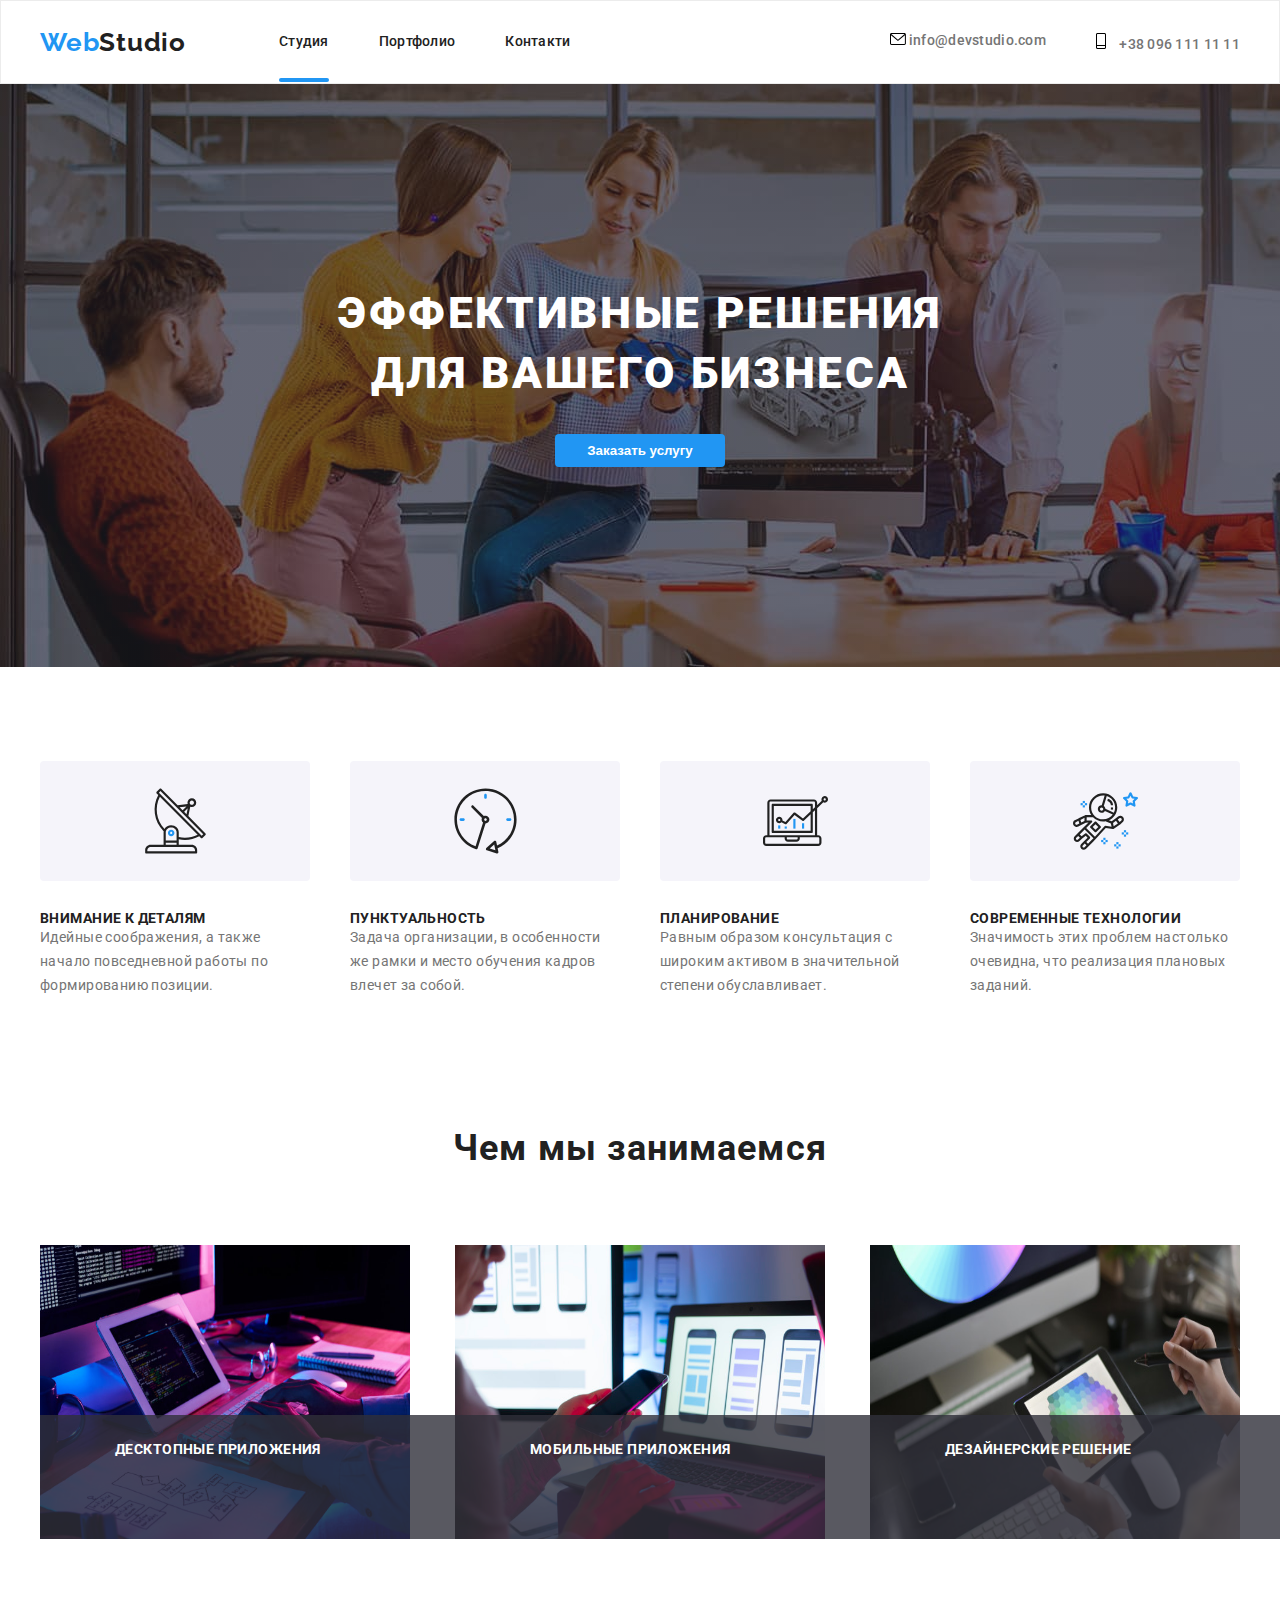
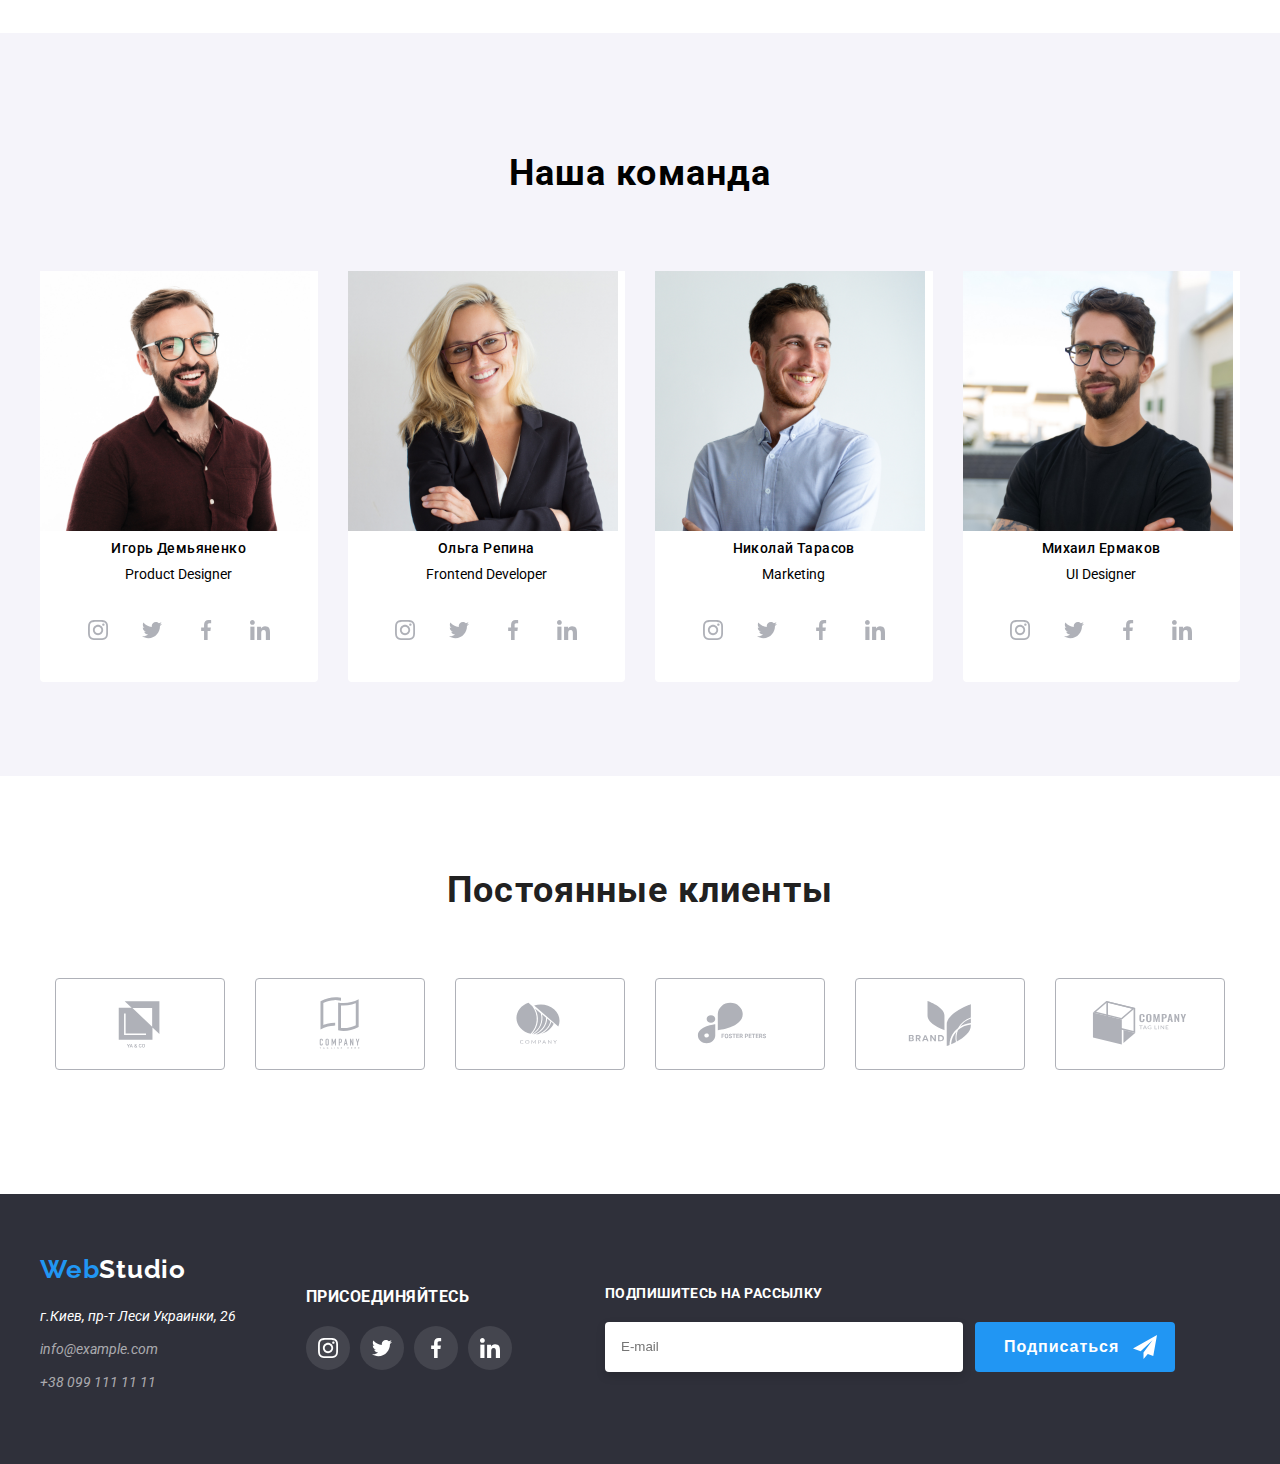
<file: index.html>
<!DOCTYPE html>
<html lang="ru">
  <head>
    <meta charset="utf-8" />
    <meta name="description" content="WebStudio, Web, Studio" />
    <title>WebStudio</title>
    <link
      rel="stylesheet"
      href="https://cdnjs.cloudflare.com/ajax/libs/modern-normalize/1.1.0/modern-normalize.min.css"
      integrity="sha512-wpPYUAdjBVSE4KJnH1VR1HeZfpl1ub8YT/NKx4PuQ5NmX2tKuGu6U/JRp5y+Y8XG2tV+wKQpNHVUX03MfMFn9Q=="
      crossorigin="anonymous"
      referrerpolicy="no-referrer"
    />
    <link rel="preconnect" href="https://fonts.googleapis.com" />
    <link rel="preconnect" href="https://fonts.gstatic.com" crossorigin />
    <link
      href="https://fonts.googleapis.com/css2?family=Raleway:wght@700&family=Roboto:wght@400;500;700;900&display=swap"
      rel="stylesheet"
    />
    <!-- <link rel="stylesheet" href="./css/styles.css" /> -->
    <link rel="stylesheet" href="./css/main.min.css" />
    <!--служебна інфа -->
  </head>
  <body>
    <!--НАВІГАЦІЯ-->
    <header class="header">
      <div class="container header__container">
        <nav class="header__nav">
          <a class="logo header__menu-logo" href="./index.html">
            <span class="logo__web">Web</span>Studio</a
          >
          <ul class="navigation">
            <li class="nav__item">
              <a class="nav__link link active" href="./index.html">Студия</a>
            </li>
            <li class="nav__item">
              <a class="nav__link link" href="./portfolio.html">Портфолио</a>
            </li>
            <li class="nav__item">
              <a class="nav__link link" href="#0">Контакти</a>
            </li>
          </ul>
        </nav>
        <!--КОНТАКТИ-->
        <ul class="contacts">
          <!-- <div class="header-connect">-->
          <li class="contacts__item">
            <a class="contacts__link link" href="mailto:info@devstudio.com">
              <svg class="contacts__link-icon link" width="16" height="12">
                <use href="./images/icons.svg#icon-envelope"></use>
              </svg>
              info@devstudio.com
            </a>
          </li>
          <li class="contacts__item">
            <a class="contacts__link link" href="tel:+380961111111">
              <svg class="contacts__icon" width="10" height="16">
                <use href="./images/icons.svg#icon-Vector"></use>
              </svg>
              +38 096 111 11 11
            </a>
          </li>
        </ul>
      </div>
    </header>
    <main>
      <!--HERO-->
      <section class="hero">
        <div class="hero__item">
          <h1 class="hero__title">ЭФФЕКТИВНЫЕ РЕШЕНИЯ ДЛЯ ВАШЕГО БИЗНЕСА</h1>
          <button type="button" class="button" data-modal-open>Заказать услугу</button>
        </div>
      </section>
      <!--НАШИ ПРЕИМУЩЕСТВА-->
      <section class="section">
        <div class="container">
          <h2 class="visually-hidden">Наши преимущества</h2>
          <ul class="advantages">
            <li class="advantages__item">
              <div class="advantages__link">
                <svg class="advantages__icon" width="65" height="70">
                  <use href="./images/icons.svg#icon-antenna-1"></use>
                </svg>
              </div>
              <h3 class="advantages__item">Внимание к деталям</h3>
              <p class="advantages__text">
                Идейные соображения, а также начало повседневной работы по формированию позиции.
              </p>
            </li>
            <li class="advantages__item">
              <div class="advantages__link">
                <svg class="advantages__icon" width="65" height="70">
                  <use href="./images/icons.svg#icon-clock-1"></use>
                </svg>
              </div>
              <h3 class="advantages__item">Пунктуальность</h3>
              <p class="advantages__text">
                Задача организации, в особенности же рамки и место обучения кадров влечет за собой.
              </p>
            </li>
            <li class="advantages__item">
              <div class="advantages__link">
                <svg class="advantages__icon" width="65" height="70">
                  <use href="./images/icons.svg#icon-diagram-1"></use>
                </svg>
              </div>
              <h3 class="advantages__item">Планирование</h3>
              <p class="advantages__text">
                Равным образом консультация с широким активом в значительной степени обуславливает.
              </p>
            </li>
            <li class="advantages__item">
              <div class="advantages__link">
                <svg class="advantages__icon" width="65" height="70">
                  <use href="./images/icons.svg#icon-astronaut-1"></use>
                </svg>
              </div>
              <h3 class="advantages__item">Современные технологии</h3>
              <p class="advantages__text">
                Значимость этих проблем настолько очевидна, что реализация плановых заданий.
              </p>
            </li>
          </ul>
        </div>
      </section>
      <!--ЧЕМ ЗАНИМАЕМСЯ-->
      <section class="section section-caption">
        <div class="container our-work">
          <h2 class="caption-title">Чем мы занимаемся</h2>
          <ul class="caption">
            <li class="component">
              <img class="component__image" src="./images/1.jpg" alt="Робота за пк" width="350" />
              <p class="component__text">десктопные приложения</p>
            </li>
            <li class="component">
              <img
                class="component__image"
                src="./images/2.jpg"
                alt="подключение телефона"
                width="350"
              />
              <p class="component__text">Мобильные приложения</p>
            </li>
            <li class="component">
              <img
                class="component__image"
                src="./images/3.jpg"
                alt="рисование на планшетке"
                width="415"
              />
              <p class="component__text">Дезайнерские решение</p>
            </li>
          </ul>
        </div>
      </section>
      <!--КОМАНДА-->
      <section class="section section-team">
        <div class="container">
          <h2 class="team-caption">Наша команда</h2>
          <ul class="team">
            <li class="team__all">
              <img class="images" src="./images/4.jpg" alt="Игорь" width="220" />
              <div class="master">
                <h3 class="master__team">Игорь Демьяненко</h3>
                <p class="master__text">Product Designer</p>
                <ul class="master__list list">
                  <li class="social">
                    <a href="" class="social__link">
                      <svg class="social__icon" width="20" height="20">
                        <use href="./images/icons.svg#icon-instagram-2"></use>
                      </svg>
                    </a>
                  </li>
                  <li class="social">
                    <a href="" class="social__link">
                      <svg class="social__icon" width="20" height="20">
                        <use href="./images/icons.svg#icon-twitter-1"></use>
                      </svg>
                    </a>
                  </li>
                  <li class="social">
                    <a href="" class="social__link">
                      <svg class="social__icon" width="20" height="20">
                        <use href="./images/icons.svg#icon-facebook-1"></use>
                      </svg>
                    </a>
                  </li>
                  <li class="social">
                    <a href="" class="social__link">
                      <svg class="social__icon" width="20" height="20">
                        <use href="./images/icons.svg#icon-linkedin-1"></use>
                      </svg>
                    </a>
                  </li>
                </ul>
              </div>
            </li>
            <li class="team__all">
              <img class="images" src="./images/5.jpg" alt="Ольга" width="220" />
              <div class="master">
                <h3 class="master__team">Ольга Репина</h3>
                <p class="master__text">Frontend Developer</p>
                <ul class="master__list list">
                  <li class="social">
                    <a href="" class="social__link">
                      <svg class="social__icon" width="20" height="20">
                        <use href="./images/icons.svg#icon-instagram-2"></use>
                      </svg>
                    </a>
                  </li>
                  <li class="social">
                    <a href="" class="social__link">
                      <svg class="social__icon" width="20" height="20">
                        <use href="./images/icons.svg#icon-twitter-1"></use>
                      </svg>
                    </a>
                  </li>
                  <li class="social">
                    <a href="" class="social__link">
                      <svg class="social__icon" width="20" height="20">
                        <use href="./images/icons.svg#icon-facebook-1"></use>
                      </svg>
                    </a>
                  </li>
                  <li class="social">
                    <a href="" class="social__link">
                      <svg class="social__icon" width="20" height="20">
                        <use href="./images/icons.svg#icon-linkedin-1"></use>
                      </svg>
                    </a>
                  </li>
                </ul>
              </div>
            </li>
            <li class="team__all">
              <img class="images" src="./images/6.jpg" alt="Николай" width="220" />
              <div class="master">
                <h3 class="master__team">Николай Тарасов</h3>
                <p class="master__text">Marketing</p>
                <ul class="master__list list">
                  <li class="social">
                    <a href="" class="social__link">
                      <svg class="social__icon" width="20" height="20">
                        <use href="./images/icons.svg#icon-instagram-2"></use>
                      </svg>
                    </a>
                  </li>
                  <li class="social">
                    <a href="" class="social__link">
                      <svg class="social__icon" width="20" height="20">
                        <use href="./images/icons.svg#icon-twitter-1"></use>
                      </svg>
                    </a>
                  </li>
                  <li class="social">
                    <a href="" class="social__link">
                      <svg class="social__icon" width="20" height="20">
                        <use href="./images/icons.svg#icon-facebook-1"></use>
                      </svg>
                    </a>
                  </li>
                  <li class="social">
                    <a href="" class="social__link">
                      <svg class="social__icon" width="20" height="20">
                        <use href="./images/icons.svg#icon-linkedin-1"></use>
                      </svg>
                    </a>
                  </li>
                </ul>
              </div>
            </li>
            <li class="team__all">
              <img class="images" src="./images/7.jpg" alt="Михаил" width="220" />
              <div class="master">
                <h3 class="master__team">Михаил Ермаков</h3>
                <p class="master__text">UI Designer</p>
                <ul class="master__list list">
                  <li class="social">
                    <a href="" class="social__link">
                      <svg class="social__icon" width="20" height="20">
                        <use href="./images/icons.svg#icon-instagram-2"></use>
                      </svg>
                    </a>
                  </li>
                  <li class="social">
                    <a href="" class="social__link">
                      <svg class="social__icon" width="20" height="20">
                        <use href="./images/icons.svg#icon-twitter-1"></use>
                      </svg>
                    </a>
                  </li>
                  <li class="social">
                    <a href="" class="social__link">
                      <svg class="social__icon" width="20" height="20">
                        <use href="./images/icons.svg#icon-facebook-1"></use>
                      </svg>
                    </a>
                  </li>
                  <li class="social">
                    <a href="" class="social__link">
                      <svg class="social__icon" width="20" height="20">
                        <use href="./images/icons.svg#icon-linkedin-1"></use>
                      </svg>
                    </a>
                  </li>
                </ul>
              </div>
            </li>
          </ul>
        </div>
      </section>
      <!--Clients-->
      <section class="section">
        <h2 class="client-title">Постоянные клиенты</h2>
        <ul class="client-list">
          <li class="client-orig">
            <a href="" class="client-orig__link">
              <svg class="client-orig__icon" width="106" height="60">
                <use href="./images/icons.svg#icon-Logo"></use>
              </svg>
            </a>
          </li>
          <li class="client-orig">
            <a href="" class="client-orig__link">
              <svg class="client-orig__icon" width="106" height="60">
                <use href="./images/icons.svg#icon-Logo1"></use>
              </svg>
            </a>
          </li>
          <li class="client-orig">
            <a href="" class="client-orig__link">
              <svg class="client-orig__icon" width="106" height="60">
                <use href="./images/icons.svg#icon-Logo2"></use>
              </svg>
            </a>
          </li>
          <li class="client-orig">
            <a href="" class="client-orig__link">
              <svg class="client-orig__icon" width="106" height="60">
                <use href="./images/icons.svg#icon-Logo3"></use>
              </svg>
            </a>
          </li>
          <li class="client-orig">
            <a href="" class="client-orig__link">
              <svg class="client-orig__icon" width="106" height="60">
                <use href="./images/icons.svg#icon-Logo4"></use>
              </svg>
            </a>
          </li>
          <li class="client-orig">
            <a href="" class="client-orig__link">
              <svg class="client-orig__icon" width="106" height="60">
                <use href="./images/icons.svg#icon-Logo5"></use>
              </svg>
            </a>
          </li>
        </ul>
      </section>
    </main>
    <!--ФУТЕР-->
    <footer class="footer">
      <div class="container footer__container">
        <div class="footer__addres">
          <p>
            <a class="logo link" href="./index.html"><span class="logo__web">Web</span>Studio </a>
          </p>
          <address>
            <ul class="footer-addres link">
              <li class="footer-addres__link">г.Киев, пр-т Леси Украинки, 26</li>
              <li class="footer-addres__link">
                <a class="footer-addres__contact link" href="mailto:info@example.com"
                  >info@example.com</a
                >
              </li>
              <li class="footer-addres__link">
                <a class="footer-addres__contact link" href="tel:+380991111111"
                  >+38 099 111 11 11</a
                >
              </li>
            </ul>
          </address>
        </div>
        <div class="connect">
          <h2 class="connect-titles">присоединяйтесь</h2>
          <ul class="social-list list">
            <li class="social-footer">
              <a href="" class="social-footer__link">
                <svg class="social-footer__icon" width="20" height="20">
                  <use href="./images/icons.svg#icon-instagram-2"></use>
                </svg>
              </a>
            </li>
            <li class="social-footer">
              <a href="" class="social-footer__link">
                <svg class="social-footer__icon" width="20" height="20">
                  <use href="./images/icons.svg#icon-twitter-1"></use>
                </svg>
              </a>
            </li>
            <li class="social-footer">
              <a href="" class="social-footer__link">
                <svg class="social-footer__icon" width="20" height="20">
                  <use href="./images/icons.svg#icon-facebook-1"></use>
                </svg>
              </a>
            </li>
            <li class="social-footer">
              <a href="" class="social-footer__link">
                <svg class="social-footer__icon" width="20" height="20">
                  <use href="./images/icons.svg#icon-linkedin-1"></use>
                </svg>
              </a>
            </li>
          </ul>
        </div>
        <div class="subscription">
          <h2 class="subscription__text">Подпишитесь на рассылку</h2>
          <div class="subscription__flex">
            <input
              type="email"
              name="subscription"
              class="subscription__input"
              placeholder="E-mail"
              required
            />
            <button class="button subscription__btn">
              Подписаться
              <svg class="subscription-icon" width="24" height="24">
                <use href="./images/icons.svg#icon-send"></use>
              </svg>
            </button>
          </div>
        </div>
      </div>
    </footer>
    <div class="backdrop is-hidden" data-modal>
      <!--is-hidden-->
      <div class="modal">
        <button type="button" class="modal__close" data-modal-close>
          <svg class="modal__close-icon" width="11" height="11">
            <use href="./images/icons.svg#icon-close"></use>
          </svg>
        </button>
        <p class="modal__title">Оставьте свои данные, мы вам перезвоним</p>
        <form name="modal-form" autocomplete="on" novalidate>
          <div class="modal__field">
            <label for="user-name" class="modal__form-text"> Имя</label>
            <div class="input__wrap">
              <input
                id="user-name"
                type="text"
                name="user-name"
                class="modal__form-input"
                required
              />
              <svg class="modal__icon" width="12" height="12">
                <use href="./images/icons.svg#icon-people"></use>
              </svg>
            </div>
          </div>
          <div class="modal__field">
            <label for="user-tel" class="modal__form-text">Телефон </label>
            <div class="input__wrap">
              <input
                id="user-tel"
                type="tel"
                name="user-tel"
                class="modal__form-input"
                title="+380991111111"
                required
              />
              <svg class="modal__icon" width="12" height="12">
                <use href="./images/icons.svg#icon-tel"></use>
              </svg>
            </div>
          </div>
          <div class="modal__field">
            <label for="user-email" class="modal__form-text">Почта </label>
            <div class="input__wrap">
              <input
                id="user-email"
                type="email"
                name="user-email"
                class="modal__form-input"
                required
              />
              <svg class="modal__icon" width="12" height="12">
                <use href="./images/icons.svg#icon-mail"></use>
              </svg>
            </div>
          </div>
          <div class="modal__field">
            <label for="user-text" class="modal__form-text">Комментарий</label>
            <textarea
              id="user-text"
              name="user-text"
              class="modal__feedback"
              placeholder="Введите текст"
            ></textarea>
          </div>
          <div class="modal__field">
            <input type="checkbox" id="policy" class="modal-check visually-hidden" />
            <label for="policy" class="check-text">
              <span class="check-item"
                ><svg class="check-icon" width="11" height="8">
                  <use href="./images/icons.svg#icon-check"></use></svg></span
              >Соглашаюсь с рассылкой и принимаю &nbsp;
              <span class="check-text-color">Условия договора</span></label
            >
            <button type="submit" class="button modal__btn">Отправить</button>
          </div>
        </form>
      </div>
    </div>

    <script src="./js/modal.js"></script>
  </body>
</html>
</file>
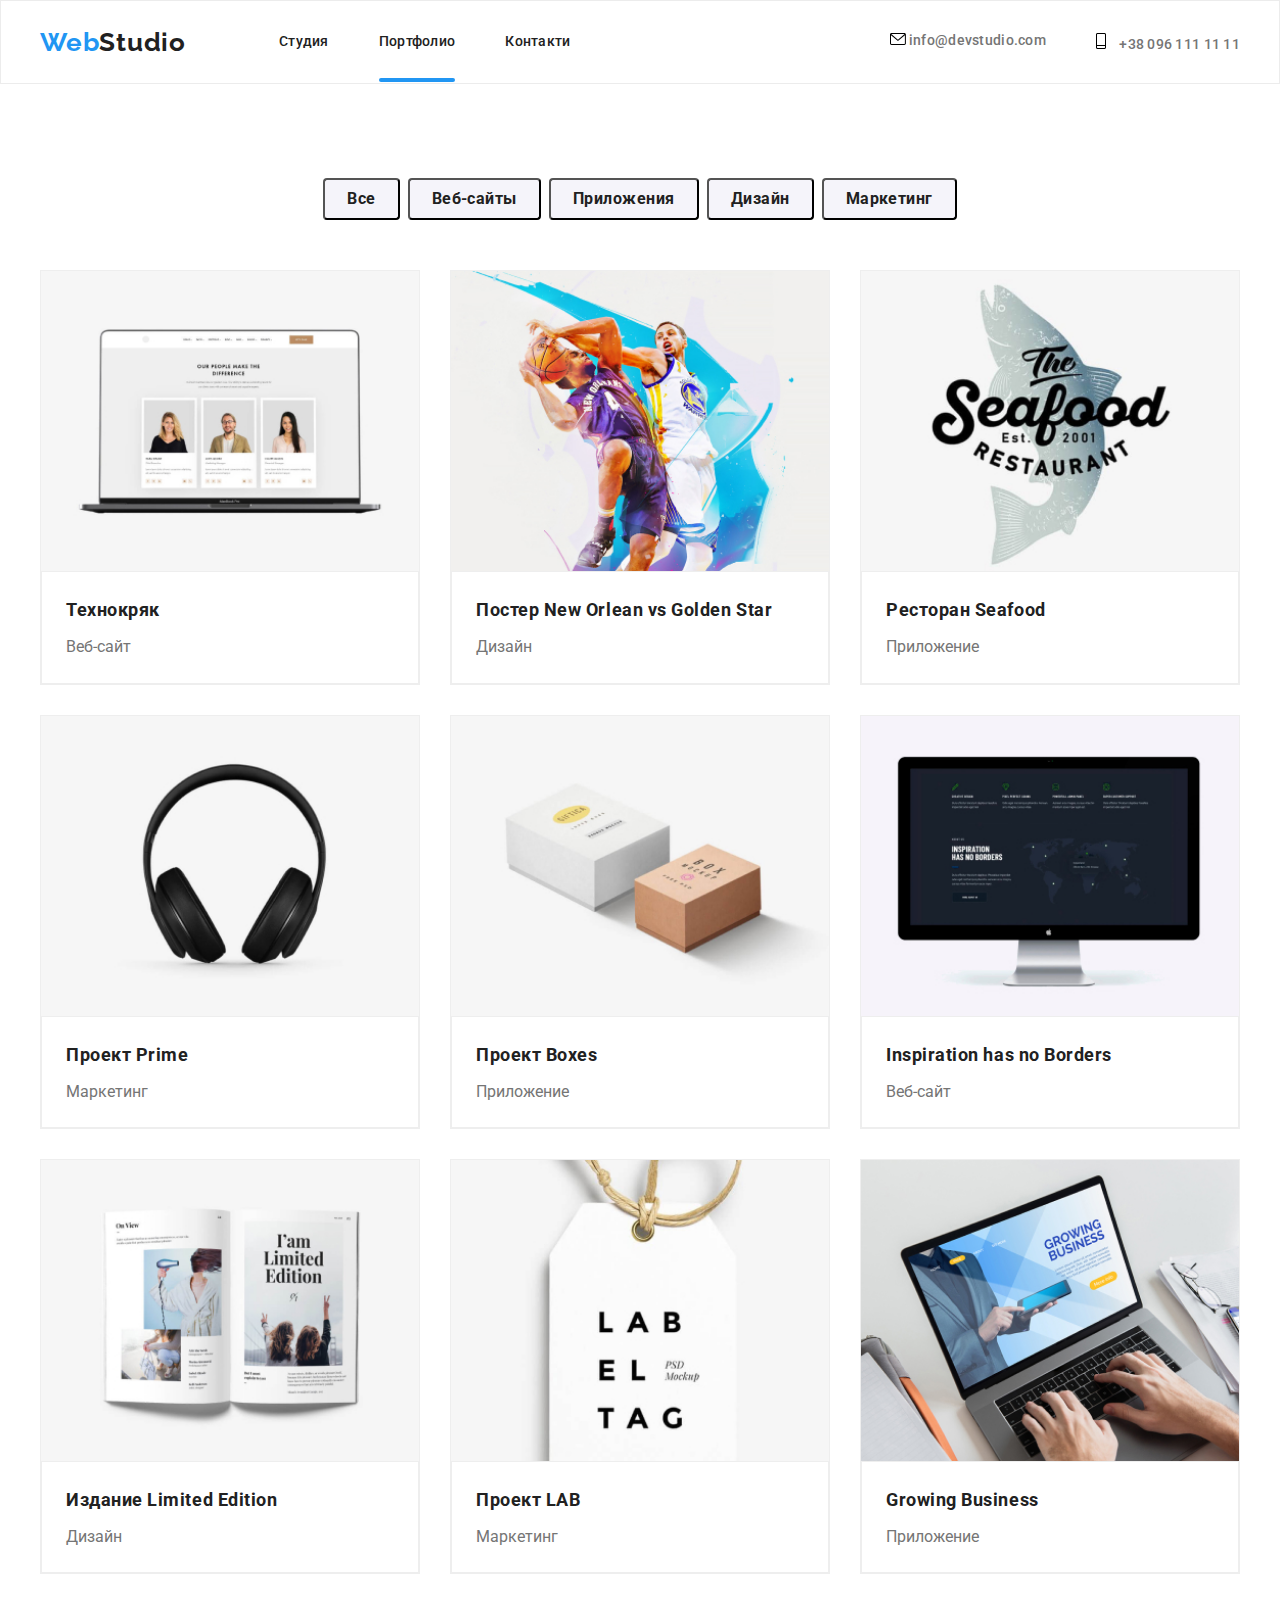
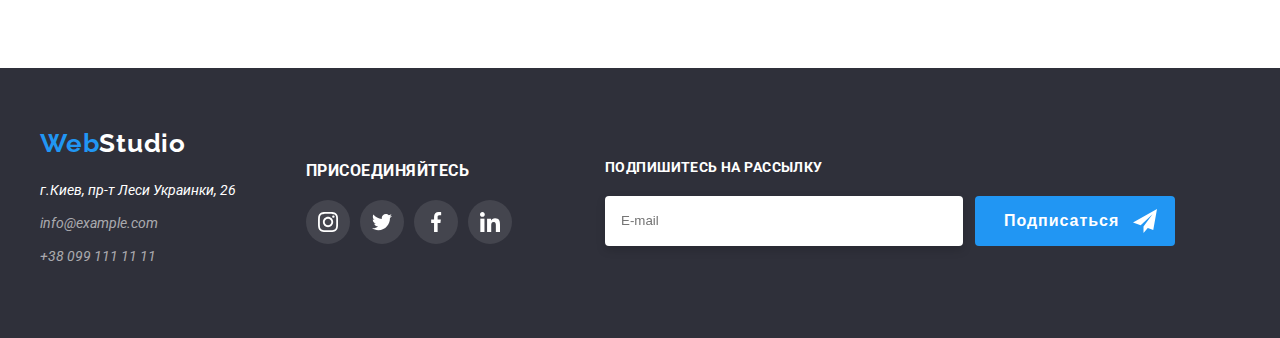
<file: portfolio.html>
<!DOCTYPE html>
<html lang="en">
  <head>
    <meta charset="UTF-8" />
    <meta http-equiv="X-UA-Compatible" content="IE=edge" />
    <meta name="viewport" content="width=device-width, initial-scale=1.0" />
    <title>Portfolio</title>
    <link
      rel="stylesheet"
      href="https://cdnjs.cloudflare.com/ajax/libs/modern-normalize/1.1.0/modern-normalize.min.css"
      integrity="sha512-wpPYUAdjBVSE4KJnH1VR1HeZfpl1ub8YT/NKx4PuQ5NmX2tKuGu6U/JRp5y+Y8XG2tV+wKQpNHVUX03MfMFn9Q=="
      crossorigin="anonymous"
      referrerpolicy="no-referrer"
    />
    <link rel="preconnect" href="https://fonts.googleapis.com" />
    <link rel="preconnect" href="https://fonts.gstatic.com" crossorigin />
    <link
      href="https://fonts.googleapis.com/css2?family=Raleway:wght@700&family=Roboto:wght@400;500;700;900&display=swap"
      rel="stylesheet"
    />
    <!-- <link rel="stylesheet" href="./css/styles.css" /> -->
    <link rel="stylesheet" href="./css/main.min.css" />
  </head>
  <body>
    <header class="header">
      <div class="container header__container">
        <nav class="header__nav">
          <a class="logo header__menu-logo" href="./index.html">
            <span class="logo__web">Web</span>Studio</a
          >
          <ul class="navigation">
            <li class="nav__item">
              <a class="nav__link link" href="./index.html">Студия</a>
            </li>
            <li class="nav__item">
              <a class="nav__link link active" href="./portfolio.html">Портфолио</a>
            </li>
            <li class="nav__item">
              <a class="nav__link link" href="#0">Контакти</a>
            </li>
          </ul>
        </nav>
        <!--КОНТАКТИ-->
        <ul class="contacts">
          <!-- <div class="header-connect">-->
          <li class="contacts__item">
            <a class="contacts__link link" href="mailto:info@devstudio.com">
              <svg class="contacts__link-icon link" width="16" height="12">
                <use href="./images/icons.svg#icon-envelope"></use>
              </svg>
              info@devstudio.com
            </a>
          </li>
          <li class="contacts__item">
            <a class="contacts__link link" href="tel:+380961111111">
              <svg class="contacts__icon" width="10" height="16">
                <use href="./images/icons.svg#icon-Vector"></use>
              </svg>
              +38 096 111 11 11
            </a>
          </li>
        </ul>
      </div>
    </header>
    <!--section1-->
    <section class="section">
      <h1 class="visually-hidden">Portfolio</h1>
      <div class="container">
        <ul class="filter">
          <li class="filter-item"><button type="button" class="filter-btn">Все</button></li>
          <li class="filter-item"><button type="button" class="filter-btn">Веб-сайты</button></li>
          <li class="filter-item"><button type="button" class="filter-btn">Приложения</button></li>
          <li class="filter-item"><button type="button" class="filter-btn">Дизайн</button></li>
          <li class="filter-item"><button type="button" class="filter-btn">Маркетинг</button></li>
        </ul>
      </div>

      <!--Технокряк-->
      <!--section2-->
      <div class="container">
        <ul class="cards">
          <li class="card">
            <div class="master-item-wrap">
              <img
                class="card-img"
                src="./images/8.jpg"
                alt="Портфоліо відкрите на ноутбукові"
                width="370"
              />
              <!-- <div class="box">
              <div class="overlay"> -->
              <p class="cards-overlay-text">
                Технокряк это современная площадка распространения коронавируса. Компании используют
                эту платформу для цифрового шпионажа и атак на защищённые сервера конкурентов.
              </p>
              <!-- </div>
            </div> -->
            </div>
            <div class="bord-item">
              <h2 class="card-item">Технокряк</h2>
              <p class="card-items">Веб-сайт</p>
            </div>
          </li>
          <!--Постер-->
          <li class="card">
            <div class="master-item-wrap">
              <img class="card-img" src="./images/9.jpg" alt="Постер" width="370" />
              <p class="cards-overlay-text">
                Технокряк это современная площадка распространения коронавируса. Компании используют
                эту платформу для цифрового шпионажа и атак на защищённые сервера конкурентов.
              </p>
            </div>
            <div class="bord-item">
              <h2 class="card-item">Постер New Orlean vs Golden Star</h2>
              <p class="card-items">Дизайн</p>
            </div>
          </li>
          <!--Лого ресторану-->
          <li class="card">
            <div class="master-item-wrap">
              <img class="card-img" src="./images/10.jpg" alt="Логотип ресторану" width="370" />
              <p class="cards-overlay-text">
                Технокряк это современная площадка распространения коронавируса. Компании используют
                эту платформу для цифрового шпионажа и атак на защищённые сервера конкурентов.
              </p>
            </div>
            <div class="bord-item">
              <h2 class="card-item">Ресторан Seafood</h2>
              <p class="card-items">Приложение</p>
            </div>
          </li>
          <!--Проект Prime-->
          <li class="card">
            <div class="master-item-wrap">
              <img class="card-img" src="./images/11.jpg" alt="Навушники" width="370" />
              <p class="cards-overlay-text">
                Технокряк это современная площадка распространения коронавируса. Компании используют
                эту платформу для цифрового шпионажа и атак на защищённые сервера конкурентов.
              </p>
            </div>
            <div class="bord-item">
              <h2 class="card-item">Проект Prime</h2>
              <p class="card-items">Маркетинг</p>
            </div>
          </li>
          <!--Проект Boxes-->
          <li class="card">
            <div class="master-item-wrap">
              <img class="card-img" src="./images/12.jpg" alt="Дві коробки" width="370" />
              <p class="cards-overlay-text">
                Технокряк это современная площадка распространения коронавируса. Компании используют
                эту платформу для цифрового шпионажа и атак на защищённые сервера конкурентов.
              </p>
            </div>
            <div class="bord-item">
              <h2 class="card-item">Проект Boxes</h2>
              <p class="card-items">Приложение</p>
            </div>
          </li>
          <!--Inspiration has no Borders-->
          <li class="card">
            <div class="master-item-wrap">
              <img
                class="card-img"
                src="./images/13.jpg"
                alt="Монітор з відкритим сайтом"
                width="370"
              />
              <p class="cards-overlay-text">
                Технокряк это современная площадка распространения коронавируса. Компании используют
                эту платформу для цифрового шпионажа и атак на защищённые сервера конкурентов.
              </p>
            </div>
            <div class="bord-item">
              <h2 class="card-item">Inspiration has no Borders</h2>
              <p class="card-items">Веб-сайт</p>
            </div>
          </li>
          <!--Издание Limited Edition-->
          <li class="card">
            <div class="master-item-wrap">
              <img class="card-img" src="./images/14.jpg" alt="Відкрита кннига" width="370" />
              <p class="cards-overlay-text">
                Технокряк это современная площадка распространения коронавируса. Компании используют
                эту платформу для цифрового шпионажа и атак на защищённые сервера конкурентов.
              </p>
            </div>
            <div class="bord-item">
              <h2 class="card-item">Издание Limited Edition</h2>
              <p class="card-items">Дизайн</p>
            </div>
          </li>
          <!--Проект LAB-->
          <li class="card">
            <div class="master-item-wrap">
              <img
                class="card-img"
                src="./images/15.jpg"
                alt="Вивіска з написом LAB EL TAG"
                width="370"
              />
              <p class="cards-overlay-text">
                Технокряк это современная площадка распространения коронавируса. Компании используют
                эту платформу для цифрового шпионажа и атак на защищённые сервера конкурентов.
              </p>
            </div>
            <div class="bord-item">
              <h2 class="card-item">Проект LAB</h2>
              <p class="card-items">Маркетинг</p>
            </div>
          </li>
          <!--Growing Business-->
          <li class="card">
            <div class="master-item-wrap">
              <img class="card-img" src="./images/16.jpg" alt="Робота за пк" width="370" />
              <p class="cards-overlay-text">
                Технокряк это современная площадка распространения коронавируса. Компании используют
                эту платформу для цифрового шпионажа и атак на защищённые сервера конкурентов.
              </p>
            </div>
            <div class="bord-item">
              <h2 class="card-item">Growing Business</h2>
              <p class="card-items">Приложение</p>
            </div>
          </li>
        </ul>
      </div>
    </section>
    <footer class="footer">
      <div class="container footer__container">
        <div class="footer__addres">
          <p>
            <a class="logo link" href="./index.html"><span class="logo__web">Web</span>Studio </a>
          </p>
          <address>
            <ul class="footer-addres link">
              <li class="footer-addres__link">г.Киев, пр-т Леси Украинки, 26</li>
              <li class="footer-addres__link">
                <a class="footer-addres__contact link" href="mailto:info@example.com"
                  >info@example.com</a
                >
              </li>
              <li class="footer-addres__link">
                <a class="footer-addres__contact link" href="tel:+380991111111"
                  >+38 099 111 11 11</a
                >
              </li>
            </ul>
          </address>
        </div>
        <div class="connect">
          <h2 class="connect-titles">присоединяйтесь</h2>
          <ul class="social-list list">
            <li class="social-footer">
              <a href="" class="social-footer__link">
                <svg class="social-footer__icon" width="20" height="20">
                  <use href="./images/icons.svg#icon-instagram-2"></use>
                </svg>
              </a>
            </li>
            <li class="social-footer">
              <a href="" class="social-footer__link">
                <svg class="social-footer__icon" width="20" height="20">
                  <use href="./images/icons.svg#icon-twitter-1"></use>
                </svg>
              </a>
            </li>
            <li class="social-footer">
              <a href="" class="social-footer__link">
                <svg class="social-footer__icon" width="20" height="20">
                  <use href="./images/icons.svg#icon-facebook-1"></use>
                </svg>
              </a>
            </li>
            <li class="social-footer">
              <a href="" class="social-footer__link">
                <svg class="social-footer__icon" width="20" height="20">
                  <use href="./images/icons.svg#icon-linkedin-1"></use>
                </svg>
              </a>
            </li>
          </ul>
        </div>
        <div class="subscription">
          <h2 class="subscription__text">Подпишитесь на рассылку</h2>
          <div class="subscription__flex">
            <input
              type="email"
              name="subscription"
              class="subscription__input"
              placeholder="E-mail"
              required
            />
            <button class="button subscription__btn">
              Подписаться
              <svg class="subscription-icon" width="24" height="24">
                <use href="./images/icons.svg#icon-send"></use>
              </svg>
            </button>
          </div>
        </div>
      </div>
    </footer>
  </body>
</html>
</file>
<file: css/styles.css>
/*------------hero-------------*/

/*----------НАШИ ПРЕИМУЩЕСТВА---------*/

/*-------ЧЕМ ЗАНИМАЕМСЯ-------------*/

/*-------КОМАНДА-------------*/

/*----Clients----*/

/*------------PORTFOLIO-------------*/
/*-------section1------*/

/*-------section2------*/

/*-------------FOOTER--------------*/

/* -------------backdrop+modal--------------- */
</file>
<file: css/main.min.css>
:root{--primary-text-color: rgba(0, 0, 0, 0.8);--footer-text-color: rgba(255, 255, 255, 0.6);--title-text-color: #212121;--accent-color: #18a0fb;--button-color: #2196f3;--praymary-white-color: #ffffff;--secondary-gray-color: #2f303a;--text-white-color: #ffffff;--bg-color: #ffffff;--textarea-color: #757575;--test-color: #ccec12;--filter-color-text: #f5f4fa;--Web-span-text: #2196f3;--title-hover: #188ce8;--btn-bgr: #f5f4fa}.visually-hidden{position:absolute;clip:rect(0 0 0 0);width:1px;height:1px;margin:-1px;border:0;padding:0;overflow:hidden}ul,li{list-style:none}h1,h2,h3,h4,h5,h6,p,ul{padding:0;margin:0;font-size:inherit}img{display:block;max-width:100%;height:auto}body{font-family:Roboto, sans-serif;color:var(--firstFontColor);font-size:14px;line-height:1.2;margin:0}.list{list-style:none}.link{text-decoration:none}.container{width:1200px;margin:0 auto;padding-left:15px;padding-right:15px}.logo{font-family:Raleway;color:var(--title-text-color);font-weight:700;font-size:26px;line-height:1.19;letter-spacing:.03em;text-decoration:none}.footer .logo{display:block;margin-bottom:20px;font-size:26px;line-height:1.19;color:var(--text-white-color)}.button{padding:10px 32px;margin:0 auto;display:block;cursor:pointer;border-radius:4px;font-weight:700;line-height:1;background:var(--button-color);color:var(--praymary-white-color);border:0}.button:hover,.button:focus{background-color:#188ce8;color:var(--text-white-color);transition-duration:250ms;transition-timing-function:cubic-bezier(0.4, 0, 0.2, 1);transition-property:transform}.logo__web{color:var(--Web-span-text)}.section{padding-top:94px;padding-bottom:94px}.our-work{padding-top:10px}.section-caption{padding-top:0px}.master-icon{background-color:#ffffff}.master__list{display:flex;justify-content:center}.master__team{font-weight:500;line-height:1.12;letter-spacing:0.03em;margin-top:10px;text-align:center}.master__text{font-weight:400;line-height:1.12;text-align:center;margin:10px}.social{width:44px;height:44px;margin-top:16px;margin-bottom:30px}.social+.social{margin-left:10px}.social__link{width:100%;height:100%;background:var(--praymary-white-color);border-radius:50%;display:flex;justify-content:center;align-items:center;color:#afb1b8}.social__link:hover,.social__link:focus{background-color:var(--Web-span-text);color:#ffffff;transition-duration:250ms;transition-timing-function:cubic-bezier(0.4, 0, 0.2, 1);transition-property:transform}.social__icon{fill:currentColor}.master-item-wrap{position:relative;overflow:hidden}.bord-item{border:1px solid #eeeeee}.backdrop{width:100vw;height:100vh;background-color:rgba(0,0,0,0.2);position:fixed;top:0;transition:opacity 2222ms, vvisibility 2222ms}.backdrop.is-hidden .modal{transform:scale(1.5) rotate(180deg) translate(999px);transition:transform 2000ms}.modal{width:528px;min-height:581px;background-color:#ffffff;border-radius:5px;position:absolute;top:50%;left:50%;transform:scale(0.2) rotate(0) translate(-999px);transform:translate(-50%, -50%);transition:transform 2000ms;padding:40px}.modal__close{width:30px;height:30px;background-color:transparent;border:1px solid #141414;border-radius:50%;position:absolute;right:10px;top:10px;display:flex;align-items:center;justify-content:center}.modal__close:hover,.modal__close:focus{fill:#2196f3;border:1px solidrgbaa(0, 0, 0, 0.1)}.is-hidden{visibility:inherit;opacity:0;pointer-events:none}.modal__title{font-weight:700;font-size:20px;line-height:1.15;letter-spacing:.03em;text-align:center;color:#212121}.modal__field{margin-bottom:10px}.modal__form{width:100%;align-items:center}.input__wrap{position:relative}.modal__icon{position:absolute;left:15px;top:53%;transform:translateY(-50%);transition:fill 300ms linear}.modal__form-input{width:100%;height:40px;padding-left:42px;padding-right:15px;border:1px solid rgba(33,33,33,0.2);box-sizing:border-box;border-radius:4px;transition:border-color 300ms linear;outline:none}.modal__form-input:focus{border-color:#2196f3}.modal__form-input:focus+.modal__icon{fill:#2196f3}.modal__feedback{width:100%;height:120px;resize:none;padding:12px 16px;font-weight:500;font-size:12px;line-height:1.16;letter-spacing:.01em;font-weight:500;font-size:12px;line-height:1.16;letter-spacing:0.01em;border:1px solid rgba(33,33,33,0.2);box-sizing:border-box;border-radius:4px;outline:none}.modal__feedback:focus{border-color:var(--button-color)}.modal__feedback::placeholder{font-weight:500;font-size:12px;line-height:1.16;letter-spacing:.01em;color:rgba(117,117,117,0.5)}.modal__form-text{font-weight:500;font-size:12px;line-height:1.16;letter-spacing:.01em;color:var(--textarea-color);padding-left:12px}.modal__btn{display:block;margin:0 auto;margin-top:30px}.check-text{display:flex;align-items:center;justify-content:center;font-weight:500;font-size:14px;line-height:1.7;letter-spacing:.03em;color:var(--textarea-color)}.check-text-color{color:var(--button-color);text-decoration:underline}.check-item{width:16px;height:15px;border:2px solid #000000;border-radius:2px;margin-right:5px;display:flex;align-items:center;justify-content:center;transition:300ms linear}.check-icon{fill:var(--praymary-white-color)}.modal-check:checked+.check-text .check-item{background-color:var(--button-color);border:none}.header__nav{display:flex;align-items:center}.header__nav a{color:var(--title-text-color)}.header__nav a:hover,.header__nav a:focus{color:var(--button-color);transition-duration:250ms;transition-timing-function:cubic-bezier(0.4, 0, 0.2, 1);transition-property:transform}.header{border:1px solid #ececec}.header__container{display:flex;justify-content:space-between;align-items:center}.header__menu-logo{padding-top:24px;padding-bottom:24px;margin-right:93px}.navigation{display:flex}.nav__item:not(:last-child){margin-right:50px}.nav__link{display:block;padding-top:32px;padding-bottom:32px;text-decoration:none;font-weight:500;font-size:14px;line-height:1.14;letter-spacing:.02em;position:relative}.nav__link.active::after{content:'';width:100%;height:4px;background-color:var(--Web-span-text);position:absolute;bottom:0px;left:0;border-radius:2px}.contacts{display:flex;margin-left:auto}.contacts__item:not(:last-child){margin-right:50px}.contacts__link{display:block;padding-top:32px;padding-bottom:32px;font-weight:500;font-size:14px;line-height:1;letter-spacing:.02em;color:var(--textarea-color)}.contacts__link:hover,.contacts__link:focus{fill:currentColor;transition-duration:250ms;transition-timing-function:cubic-bezier(0.4, 0, 0.2, 1);transition-property:transform}.contacts__icon{margin-right:10px}.advantages{display:flex;justify-content:space-between}.advantages__item{color:var(--title-text-color);font-weight:700;font-size:14px;line-height:1.1;letter-spacing:.03em}.advantages__item .advantages__item{text-transform:uppercase}.advantages__text{max-width:270px;color:var(--textarea-color);line-height:1.7;letter-spacing:0.03em;font-weight:400}.advantages__link{width:270px;height:120px;display:flex;justify-content:center;align-items:center;background:#f5f4fa;box-sizing:border-box;border-radius:4px;margin-bottom:30px}.hero{display:flex;justify-content:center}.hero__item{background:var(--secondary-gray-color);background-image:linear-gradient(rgba(47,48,58,0.4), rgba(47,48,58,0.4)),url(../images/Imghero.jpg);padding:200px 0px;width:1600px}.hero__title{max-width:696px;margin:0 auto;margin-bottom:30px;font-weight:900;font-size:44px;line-height:1.36;letter-spacing:.06em;text-align:center;color:var(--text-white-color)}.caption-title{font-weight:700;font-size:36px;line-height:2.6;letter-spacing:.03em;text-align:center;color:var(--title-text-color);margin-bottom:50px}.caption{display:flex;justify-content:space-between;position:relative}.caption li:not(:last-child){margin-right:30px}.caption>li{position:relative}.component__image{display:flex;width:370px;height:294px}.component__text{position:absolute;display:flex;justify-self:center;text-align:center;bottom:0;left:0;width:370px;height:70px;padding:27px 75px;color:var(--text-white-color);background-color:rgba(47,48,58,0.8);font-weight:700;font-size:14px;line-height:1.14;letter-spacing:0.03em;text-transform:uppercase}.section-team{background-color:#f5f4fa}.team-caption{text-align:center;font-weight:700;font-size:36px;line-height:2.6;letter-spacing:0.03em;margin-bottom:50px}.team{display:flex;justify-content:space-evenly}.team__all{flex-basis:calc((100% - 90px) / 3);background:#ffffff;border-radius:0px 0px 4px 4px}.team__all+.team__all{margin-left:30px}.images{height:260px;width:270px}.client-title{font-weight:700;font-size:36px;line-height:1.16;letter-spacing:.03em;text-align:center;margin-bottom:50px;color:#212121}.client-list{display:flex;justify-content:center}.client-orig{width:170px;height:92px;margin-top:16px;margin-bottom:30px}.client-orig+.client-orig{margin-left:30px}.client-orig__link{width:100%;height:100%;display:flex;justify-content:center;align-items:center;color:#afb1b8;border:1px solid #afb1b8;box-sizing:border-box;border-radius:4px}.client-orig__link:hover,.client-orig__link:focus{color:var(--Web-span-text);border:1px solid var(--Web-span-text);transition-duration:250ms;transition-timing-function:cubic-bezier(0.4, 0, 0.2, 1);transition-property:transform}.client-orig__icon{fill:currentColor}.filter{display:flex;justify-content:center;margin-bottom:50px}.filter-item:not(:last-child){margin-right:8px}.filter-btn{font-family:Roboto, sans-serif;font-weight:700;font-size:16px;line-height:1.62;letter-spacing:.03em;padding:6px 22px;border-radius:4px;background-color:var(--btn-bgr);color:var(--title-text-color)}.filter-btn:focus,.filter-btn:hover{color:var(--praymary-white-color);background-color:var(--button-color);cursor:pointer;box-shadow:0px 3px 1px rgba(0,0,0,0.1),0px 1px 2px rgba(0,0,0,0.08),0px 2px 2px rgba(0,0,0,0.12);transition-duration:250ms;transition-timing-function:cubic-bezier(0.4, 0, 0.2, 1);transition-property:transform}.cards{display:flex;flex-wrap:wrap;align-content:center;margin-left:-30px;margin-bottom:-30px}.cards-overlay-text{position:absolute;top:0;left:0;background-color:rgba(33,150,243,0.9);padding:50px;color:#ffffff;font-size:18px;line-height:1.55;height:100%;transform:translateY(100%);transition-duration:500ms}.card:hover .cards-overlay-text{transform:translateY(0);transition-duration:500ms}.card{flex-basis:calc((100% - 3 * 30px) / 3);margin-left:30px;margin-bottom:30px;border:1px solid #eeeeee;box-sizing:border-box}.card:hover{box-shadow:0px 1px 1px rgba(0,0,0,0.12),0px 4px 4px rgba(0,0,0,0.06),1px 4px 6px rgba(0,0,0,0.16);transition-duration:250ms;transition-timing-function:cubic-bezier(0.4, 0, 0.2, 1);transition-property:transform}.card-item{font-weight:700;font-size:18px;line-height:2;letter-spacing:.03em;color:var(--title-text-color);padding-left:24px;padding-top:20px;padding-bottom:4px;padding-right:24px}.card-items{color:var(--textarea-color);font-size:16px;font-weight:400;line-height:1.9;padding-left:24px;padding-bottom:20px;padding-right:24px}.card-img{display:flex;width:100%;height:auto;margin-right:0}.footer{background:var(--secondary-gray-color);padding-top:60px;padding-bottom:60px}.footer li{font-size:14px;line-height:1.71;color:var(--text-white-color)}.link:focus,.link:hover{color:var(--button-color);transition-duration:250ms;transition-timing-function:cubic-bezier(0.4, 0, 0.2, 1);transition-property:transform}.footer-addres__link{margin-bottom:9px}.footer-addres__contact{color:var(--footer-text-color)}.footer-addres__contact:hover,.footer-addres__contact:focus{color:var(--accent-color);transition-duration:250ms;transition-timing-function:cubic-bezier(0.4, 0, 0.2, 1);transition-property:transform}.connect-titles{font-weight:700;font-size:16px;line-height:1.16;letter-spacing:.03em;text-transform:uppercase;color:var(--text-white-color);margin-bottom:20px}.social-list{display:flex;justify-content:center}.social-footer{width:44px;height:44px}.social-footer+.social-footer{margin-left:10px}.social-footer__link{width:100%;height:100%;background-color:rgba(255,255,255,0.1);border-radius:50%;display:flex;justify-content:center;align-items:center;color:#ffffff}.social-footer__link:hover,.social-footer__link:focus{background-color:var(--Web-span-text);transition-duration:250ms;transition-timing-function:cubic-bezier(0.4, 0, 0.2, 1);transition-property:transform}.social-footer__icon{fill:currentColor}.footer__container{display:flex;align-items:center}.connect{display:block;justify-content:center;margin-left:70px}.subscription{padding-left:93px}.subscription__text{font-weight:700;font-size:14px;line-height:1.14;letter-spacing:.03em;text-transform:uppercase;color:#ffffff;padding-bottom:20px}.subscription__flex{display:flex}.subscription__input{width:358px;height:50px;border:1px solid rgba(255,255,255,0.3);box-sizing:border-box;filter:drop-shadow(0px 4px 4px rgba(0,0,0,0.15));border-radius:4px;margin-right:12px;padding-left:15px;outline:none}.subscription__btn{width:200px;height:50px;font-weight:700;font-size:16px;line-height:1.87;letter-spacing:.06em;padding:10px 62px 10px 29px;color:#ffffff;position:relative}.subscription-icon{position:absolute;right:18px;top:13px;fill:var(--praymary-white-color)}
/*# sourceMappingURL=main.min.css.map */
</file>
